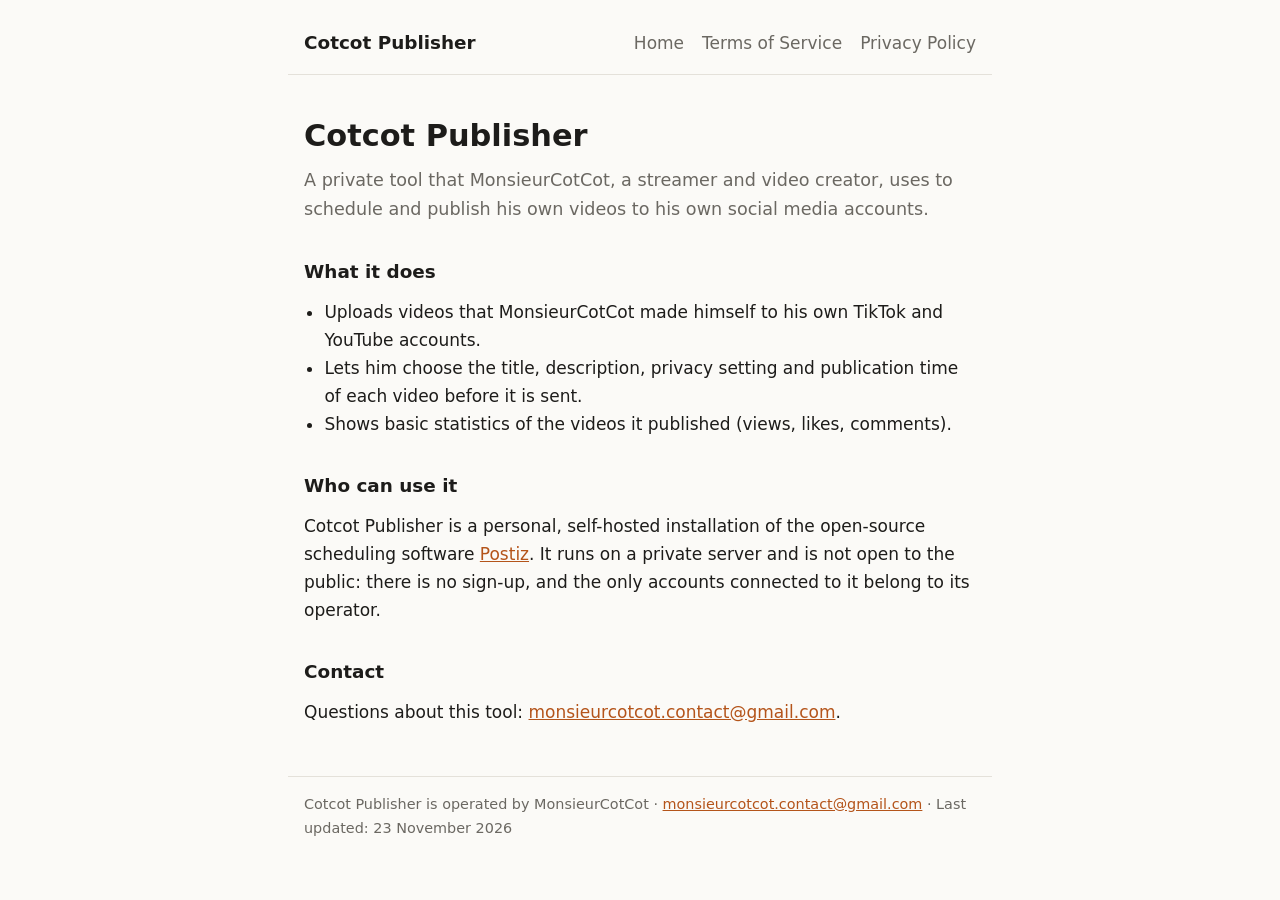
<file: index.html>
<!doctype html>
<html lang="en">
<head>
<meta charset="utf-8">
<meta name="viewport" content="width=device-width, initial-scale=1">
<title>Home · Cotcot Publisher</title>
<link rel="stylesheet" href="style.css">
</head>
<body>
<header><a class="brand" href="./">Cotcot Publisher</a>
<nav><a href="./">Home</a><a href="terms.html">Terms of Service</a><a href="privacy.html">Privacy Policy</a></nav></header>
<main>
<h1>Cotcot Publisher</h1>
<p class="lead">A private tool that MonsieurCotCot, a streamer and video creator, uses to schedule and publish his own videos to his own social media accounts.</p>
<h2>What it does</h2>
<ul>
<li>Uploads videos that MonsieurCotCot made himself to his own TikTok and YouTube accounts.</li>
<li>Lets him choose the title, description, privacy setting and publication time of each video before it is sent.</li>
<li>Shows basic statistics of the videos it published (views, likes, comments).</li>
</ul>
<h2>Who can use it</h2>
<p>Cotcot Publisher is a personal, self-hosted installation of the open-source scheduling software <a href="https://github.com/gitroomhq/postiz-app">Postiz</a>. It runs on a private server and is not open to the public: there is no sign-up, and the only accounts connected to it belong to its operator.</p>
<h2>Contact</h2>
<p>Questions about this tool: <a href="mailto:monsieurcotcot.contact@gmail.com">monsieurcotcot.contact@gmail.com</a>.</p>
</main>
<footer>Cotcot Publisher is operated by MonsieurCotCot · <a href="mailto:monsieurcotcot.contact@gmail.com">monsieurcotcot.contact@gmail.com</a> · Last updated: 23 November 2026</footer>
</body>
</html>
</file>
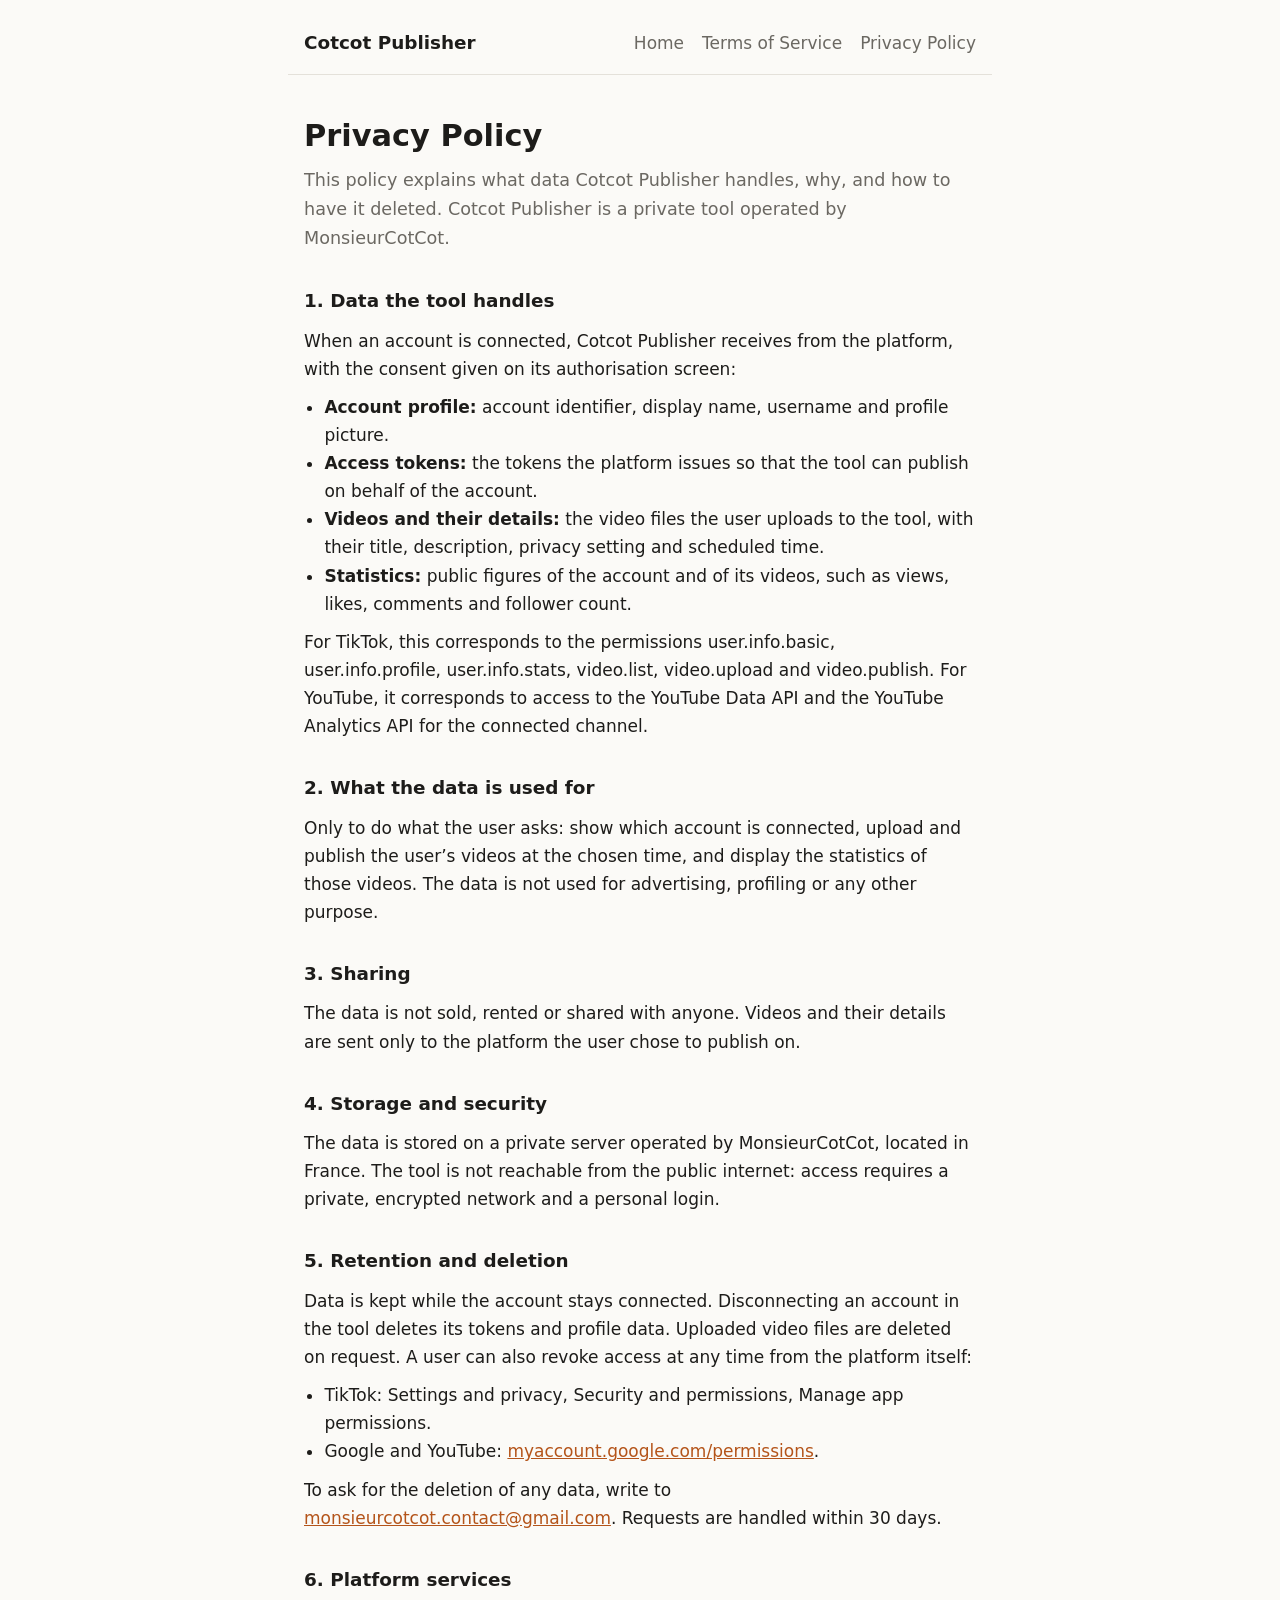
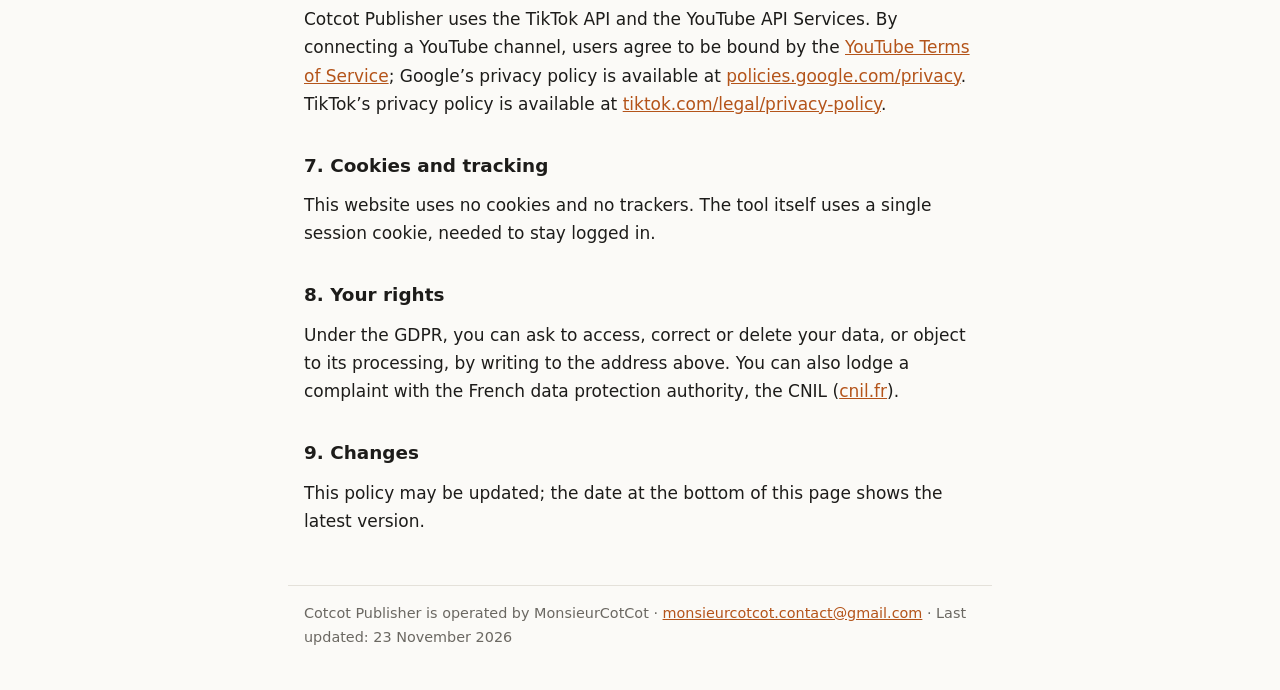
<file: privacy.html>
<!doctype html>
<html lang="en">
<head>
<meta charset="utf-8">
<meta name="viewport" content="width=device-width, initial-scale=1">
<title>Privacy Policy · Cotcot Publisher</title>
<link rel="stylesheet" href="style.css">
</head>
<body>
<header><a class="brand" href="./">Cotcot Publisher</a>
<nav><a href="./">Home</a><a href="terms.html">Terms of Service</a><a href="privacy.html">Privacy Policy</a></nav></header>
<main>
<h1>Privacy Policy</h1>
<p class="lead">This policy explains what data Cotcot Publisher handles, why, and how to have it deleted. Cotcot Publisher is a private tool operated by MonsieurCotCot.</p>
<h2>1. Data the tool handles</h2>
<p>When an account is connected, Cotcot Publisher receives from the platform, with the consent given on its authorisation screen:</p>
<ul>
<li><strong>Account profile:</strong> account identifier, display name, username and profile picture.</li>
<li><strong>Access tokens:</strong> the tokens the platform issues so that the tool can publish on behalf of the account.</li>
<li><strong>Videos and their details:</strong> the video files the user uploads to the tool, with their title, description, privacy setting and scheduled time.</li>
<li><strong>Statistics:</strong> public figures of the account and of its videos, such as views, likes, comments and follower count.</li>
</ul>
<p>For TikTok, this corresponds to the permissions user.info.basic, user.info.profile, user.info.stats, video.list, video.upload and video.publish. For YouTube, it corresponds to access to the YouTube Data API and the YouTube Analytics API for the connected channel.</p>
<h2>2. What the data is used for</h2>
<p>Only to do what the user asks: show which account is connected, upload and publish the user&rsquo;s videos at the chosen time, and display the statistics of those videos. The data is not used for advertising, profiling or any other purpose.</p>
<h2>3. Sharing</h2>
<p>The data is not sold, rented or shared with anyone. Videos and their details are sent only to the platform the user chose to publish on.</p>
<h2>4. Storage and security</h2>
<p>The data is stored on a private server operated by MonsieurCotCot, located in France. The tool is not reachable from the public internet: access requires a private, encrypted network and a personal login.</p>
<h2>5. Retention and deletion</h2>
<p>Data is kept while the account stays connected. Disconnecting an account in the tool deletes its tokens and profile data. Uploaded video files are deleted on request. A user can also revoke access at any time from the platform itself:</p>
<ul>
<li>TikTok: Settings and privacy, Security and permissions, Manage app permissions.</li>
<li>Google and YouTube: <a href="https://myaccount.google.com/permissions">myaccount.google.com/permissions</a>.</li>
</ul>
<p>To ask for the deletion of any data, write to <a href="mailto:monsieurcotcot.contact@gmail.com">monsieurcotcot.contact@gmail.com</a>. Requests are handled within 30 days.</p>
<h2>6. Platform services</h2>
<p>Cotcot Publisher uses the TikTok API and the YouTube API Services. By connecting a YouTube channel, users agree to be bound by the <a href="https://www.youtube.com/t/terms">YouTube Terms of Service</a>; Google&rsquo;s privacy policy is available at <a href="https://policies.google.com/privacy">policies.google.com/privacy</a>. TikTok&rsquo;s privacy policy is available at <a href="https://www.tiktok.com/legal/privacy-policy">tiktok.com/legal/privacy-policy</a>.</p>
<h2>7. Cookies and tracking</h2>
<p>This website uses no cookies and no trackers. The tool itself uses a single session cookie, needed to stay logged in.</p>
<h2>8. Your rights</h2>
<p>Under the GDPR, you can ask to access, correct or delete your data, or object to its processing, by writing to the address above. You can also lodge a complaint with the French data protection authority, the CNIL (<a href="https://www.cnil.fr">cnil.fr</a>).</p>
<h2>9. Changes</h2>
<p>This policy may be updated; the date at the bottom of this page shows the latest version.</p>
</main>
<footer>Cotcot Publisher is operated by MonsieurCotCot · <a href="mailto:monsieurcotcot.contact@gmail.com">monsieurcotcot.contact@gmail.com</a> · Last updated: 23 November 2026</footer>
</body>
</html>
</file>
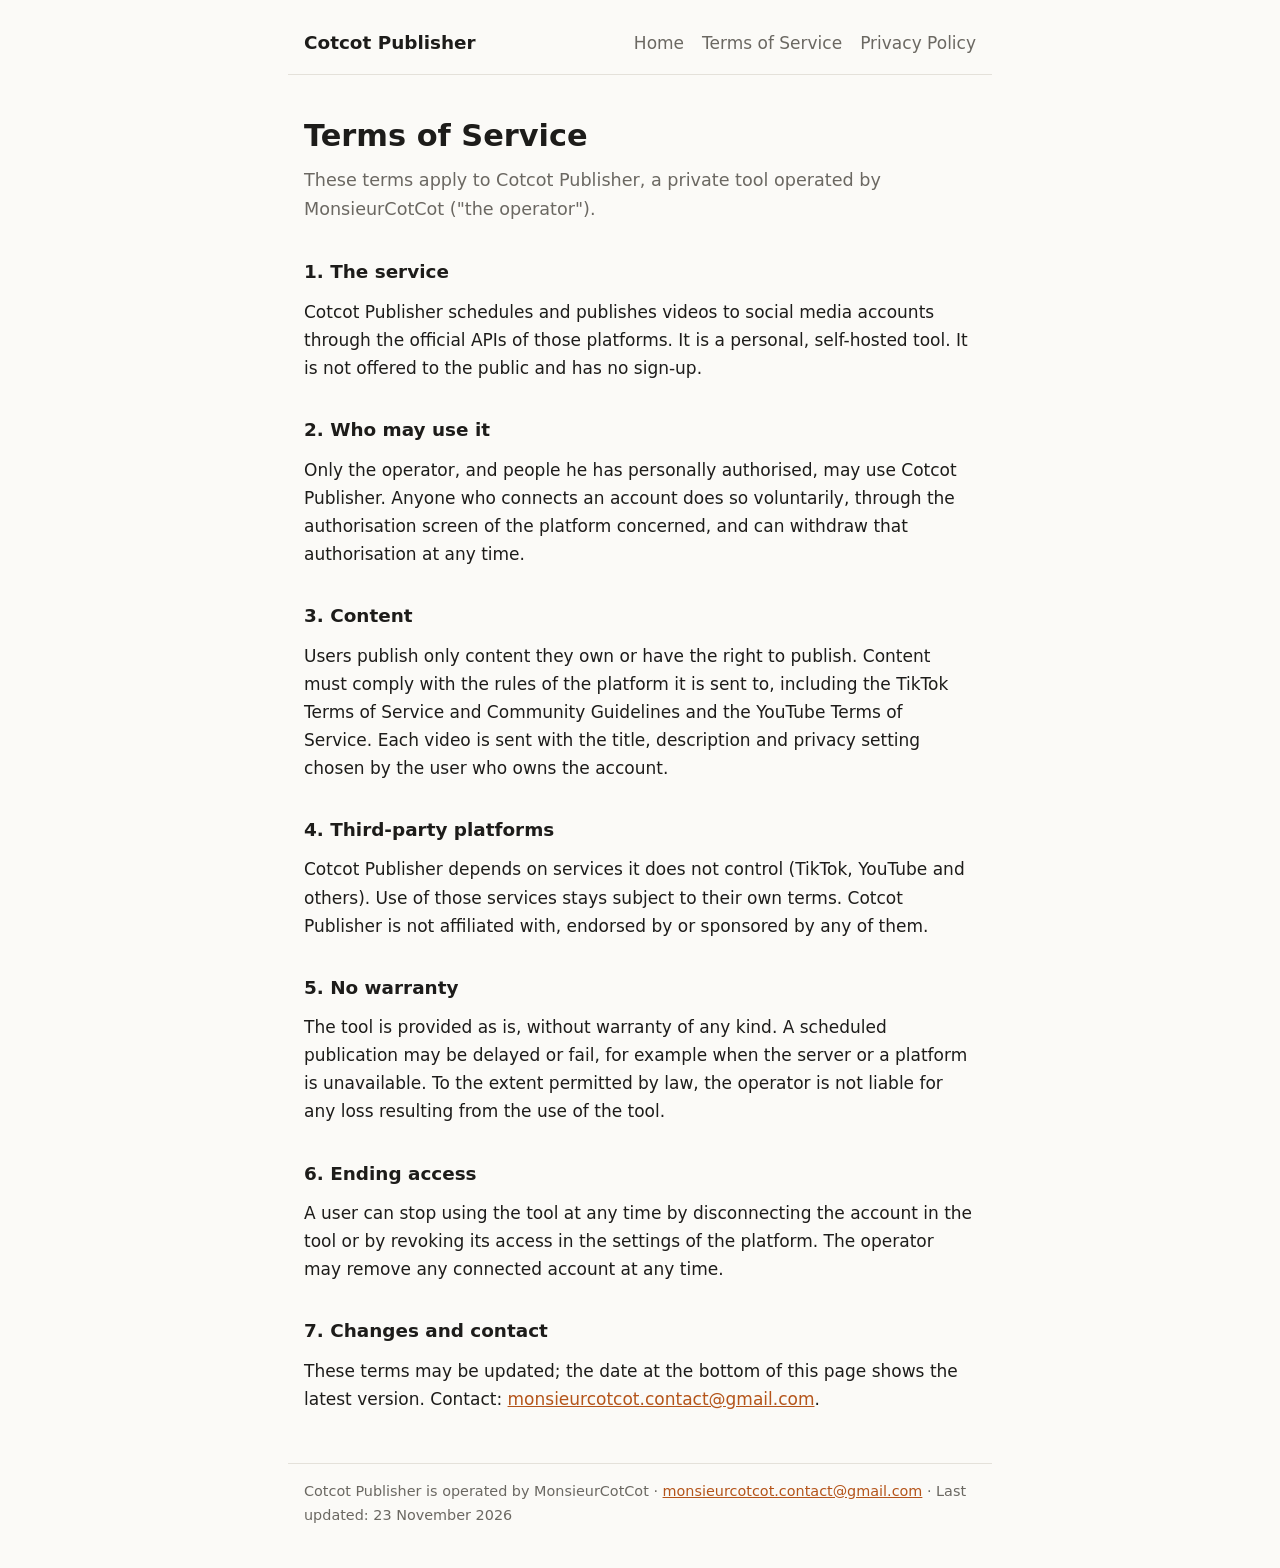
<file: terms.html>
<!doctype html>
<html lang="en">
<head>
<meta charset="utf-8">
<meta name="viewport" content="width=device-width, initial-scale=1">
<title>Terms of Service · Cotcot Publisher</title>
<link rel="stylesheet" href="style.css">
</head>
<body>
<header><a class="brand" href="./">Cotcot Publisher</a>
<nav><a href="./">Home</a><a href="terms.html">Terms of Service</a><a href="privacy.html">Privacy Policy</a></nav></header>
<main>
<h1>Terms of Service</h1>
<p class="lead">These terms apply to Cotcot Publisher, a private tool operated by MonsieurCotCot ("the operator").</p>
<h2>1. The service</h2>
<p>Cotcot Publisher schedules and publishes videos to social media accounts through the official APIs of those platforms. It is a personal, self-hosted tool. It is not offered to the public and has no sign-up.</p>
<h2>2. Who may use it</h2>
<p>Only the operator, and people he has personally authorised, may use Cotcot Publisher. Anyone who connects an account does so voluntarily, through the authorisation screen of the platform concerned, and can withdraw that authorisation at any time.</p>
<h2>3. Content</h2>
<p>Users publish only content they own or have the right to publish. Content must comply with the rules of the platform it is sent to, including the TikTok Terms of Service and Community Guidelines and the YouTube Terms of Service. Each video is sent with the title, description and privacy setting chosen by the user who owns the account.</p>
<h2>4. Third-party platforms</h2>
<p>Cotcot Publisher depends on services it does not control (TikTok, YouTube and others). Use of those services stays subject to their own terms. Cotcot Publisher is not affiliated with, endorsed by or sponsored by any of them.</p>
<h2>5. No warranty</h2>
<p>The tool is provided as is, without warranty of any kind. A scheduled publication may be delayed or fail, for example when the server or a platform is unavailable. To the extent permitted by law, the operator is not liable for any loss resulting from the use of the tool.</p>
<h2>6. Ending access</h2>
<p>A user can stop using the tool at any time by disconnecting the account in the tool or by revoking its access in the settings of the platform. The operator may remove any connected account at any time.</p>
<h2>7. Changes and contact</h2>
<p>These terms may be updated; the date at the bottom of this page shows the latest version. Contact: <a href="mailto:monsieurcotcot.contact@gmail.com">monsieurcotcot.contact@gmail.com</a>.</p>
</main>
<footer>Cotcot Publisher is operated by MonsieurCotCot · <a href="mailto:monsieurcotcot.contact@gmail.com">monsieurcotcot.contact@gmail.com</a> · Last updated: 23 November 2026</footer>
</body>
</html>
</file>
<file: style.css>
:root{--bg:#fbfaf7;--fg:#1d1c1a;--muted:#6b6862;--line:#e4e1da;--accent:#b4541a}
@media (prefers-color-scheme:dark){:root{--bg:#161513;--fg:#ecebe7;--muted:#9c988f;--line:#2e2c28;--accent:#f0a36b}}
*{box-sizing:border-box}
body{margin:0;background:var(--bg);color:var(--fg);font:17px/1.65 system-ui,-apple-system,"Segoe UI",Roboto,sans-serif}
header,main,footer{max-width:44rem;margin:0 auto;padding:0 16px}
header{display:flex;flex-wrap:wrap;gap:8px 24px;align-items:baseline;justify-content:space-between;padding-top:28px;padding-bottom:16px;border-bottom:1px solid var(--line)}
.brand{font-weight:700;font-size:1.15rem;color:var(--fg);text-decoration:none}
nav{display:flex;flex-wrap:wrap;gap:4px 18px}
a{color:var(--accent)}
nav a{color:var(--muted);text-decoration:none}
nav a:hover{color:var(--accent)}
main{padding-top:24px;padding-bottom:40px}
h1{font-size:1.9rem;line-height:1.2;margin:.6em 0 .4em}
h2{font-size:1.15rem;margin:1.8em 0 .3em}
p,ul{margin:.6em 0}
ul{padding-left:1.2em}
.lead{font-size:1.1rem;color:var(--muted)}
footer{padding-top:16px;padding-bottom:40px;border-top:1px solid var(--line);color:var(--muted);font-size:.9rem}
</file>
